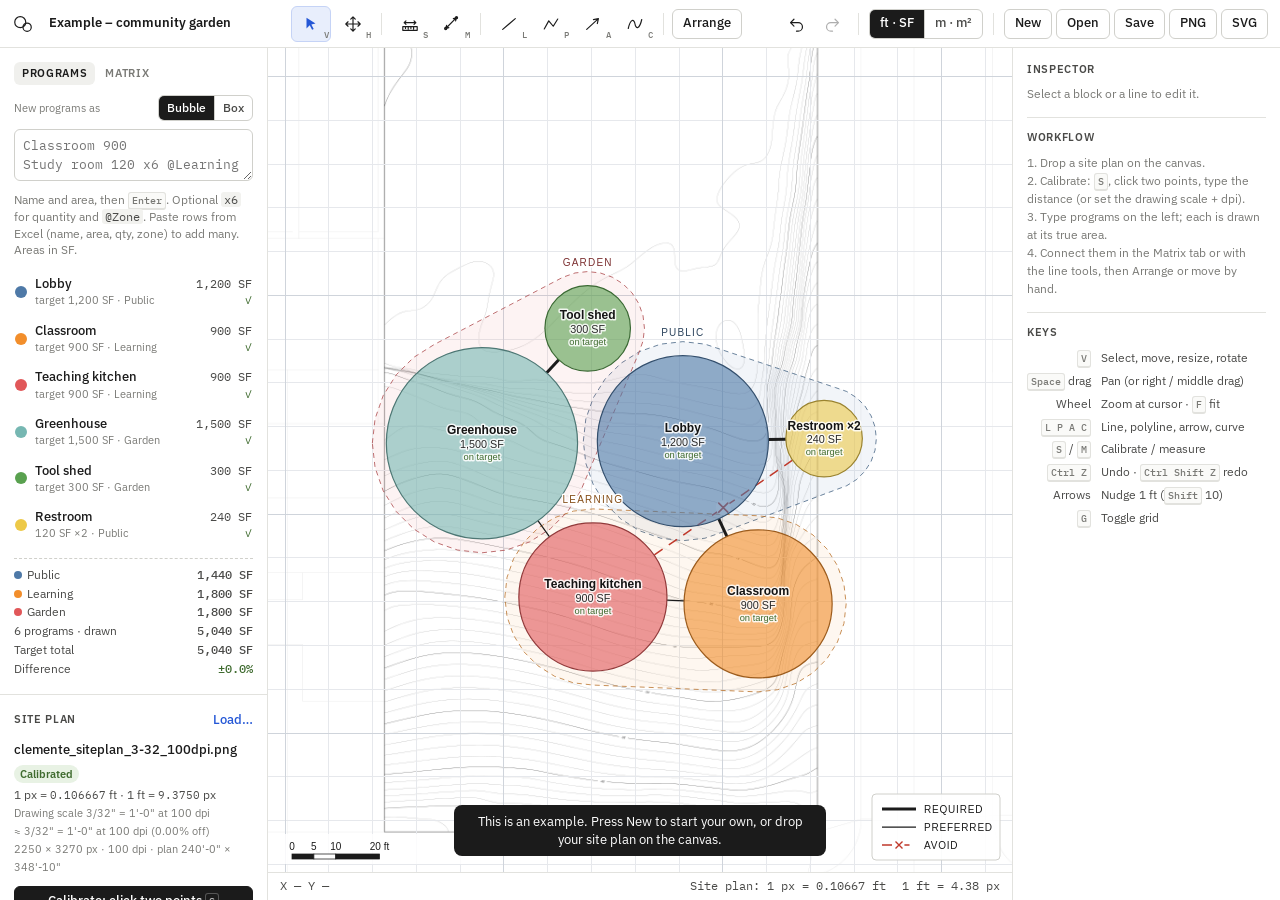
<file: index.html>
<!doctype html>
<html lang="en">
<head>
<meta charset="utf-8">
<meta name="viewport" content="width=device-width, initial-scale=1">
<title>Scaled Bubble Diagram</title>
<meta name="description" content="True-scale architectural bubble diagrams over a calibrated site plan.">
<link rel="preconnect" href="https://fonts.googleapis.com">
<link rel="preconnect" href="https://fonts.gstatic.com" crossorigin>
<link href="https://fonts.googleapis.com/css2?family=IBM+Plex+Mono:wght@400;500&family=IBM+Plex+Sans:wght@400;500;600&display=swap" rel="stylesheet">
<link rel="stylesheet" href="style.css">
</head>
<body>
<header class="topbar">
  <div class="brand">
    <svg class="mark" viewBox="0 0 24 24" aria-hidden="true"><circle cx="9" cy="10" r="6"/><circle cx="16.5" cy="15.5" r="4.5"/></svg>
    <input id="projName" class="proj-name" value="Untitled diagram" aria-label="Project name" spellcheck="false">
  </div>

  <div class="tools" role="toolbar" aria-label="Tools">
    <button class="tool" data-tool="select" title="Select / move / resize (V)" aria-label="Select">
      <svg viewBox="0 0 20 20"><path d="M5 3l10 6.5-4.6 1 2.6 5-1.8.9-2.6-5L5 15z"/></svg><kbd>V</kbd></button>
    <button class="tool" data-tool="pan" title="Pan (H, or hold Space, or right-drag)" aria-label="Pan">
      <svg viewBox="0 0 20 20"><path d="M10 2v16M2 10h16M10 2l-2.5 2.5M10 2l2.5 2.5M10 18l-2.5-2.5M10 18l2.5-2.5M2 10l2.5-2.5M2 10l2.5 2.5M18 10l-2.5-2.5M18 10l-2.5 2.5"/></svg><kbd>H</kbd></button>
    <span class="tsep"></span>
    <button class="tool" data-tool="scale" title="Calibrate scale: click two points, type the real distance (S)" aria-label="Calibrate scale">
      <svg viewBox="0 0 20 20"><path d="M2 13h16v4H2zM5 13v2M8 13v2.6M11 13v2M14 13v2.6M3.5 8.5h13M3.5 8.5l2-2M3.5 8.5l2 2M16.5 8.5l-2-2M16.5 8.5l-2 2"/></svg><kbd>S</kbd></button>
    <button class="tool" data-tool="measure" title="Measure distance (M)" aria-label="Measure">
      <svg viewBox="0 0 20 20"><path d="M3 15L15 3M3 15l1-3.5M3 15l3.5-1M15 3l-3.5 1M15 3l-1 3.5"/><circle cx="3" cy="15" r="1.2"/><circle cx="15" cy="3" r="1.2"/></svg><kbd>M</kbd></button>
    <span class="tsep"></span>
    <button class="tool" data-tool="line" title="Line (L)" aria-label="Line">
      <svg viewBox="0 0 20 20"><path d="M3 16L17 4"/></svg><kbd>L</kbd></button>
    <button class="tool" data-tool="polyline" title="Polyline: click points, double-click or Enter to finish (P)" aria-label="Polyline">
      <svg viewBox="0 0 20 20"><path d="M2.5 15.5l5-9 5 6 5-8"/></svg><kbd>P</kbd></button>
    <button class="tool" data-tool="arrow" title="Arrow: drag from one bubble to another to connect (A)" aria-label="Arrow">
      <svg viewBox="0 0 20 20"><path d="M3 16L16 4M16 4l-5.5 1.2M16 4l-1.2 5.5"/></svg><kbd>A</kbd></button>
    <button class="tool" data-tool="curve" title="Curve (spline): click points, double-click or Enter to finish (C)" aria-label="Curve">
      <svg viewBox="0 0 20 20"><path d="M2.5 15C5 4 9 4 10 10s5 6 7.5-5"/></svg><kbd>C</kbd></button>
    <span class="tsep"></span>
    <button class="btn" id="btnArrange" title="Arrange: pull related programs together, push 'avoid' pairs apart, at true size. Pinned blocks stay put.">Arrange</button>
  </div>

  <div class="actions">
    <button class="icon-btn" id="btnUndo" title="Undo (Ctrl+Z)" aria-label="Undo"><svg viewBox="0 0 20 20"><path d="M7 5L3 9l4 4M3 9h9a5 5 0 010 10h-2"/></svg></button>
    <button class="icon-btn" id="btnRedo" title="Redo (Ctrl+Shift+Z)" aria-label="Redo"><svg viewBox="0 0 20 20"><path d="M13 5l4 4-4 4M17 9H8a5 5 0 000 10h2"/></svg></button>
    <span class="tsep"></span>
    <div class="seg units" role="group" aria-label="Units">
      <button data-units="ft" class="on">ft · SF</button>
      <button data-units="m">m · m²</button>
    </div>
    <span class="tsep"></span>
    <button class="btn" id="btnNew" title="New project">New</button>
    <button class="btn" id="btnOpen" title="Open project .json (Ctrl+O)">Open</button>
    <button class="btn" id="btnSave" title="Save project .json with the site plan embedded (Ctrl+S)">Save</button>
    <button class="btn" id="btnPng" title="Export PNG">PNG</button>
    <button class="btn" id="btnSvg" title="Export SVG (vector, opens in Illustrator)">SVG</button>
  </div>
</header>

<div class="workspace">
  <aside class="panel left" aria-label="Programs and site">
    <section class="psec">
      <div class="psec-h">
        <div class="tabs" role="tablist">
          <button role="tab" data-ltab="prog" class="on">Programs</button>
          <button role="tab" data-ltab="matrix">Matrix</button>
        </div>
      </div>
      <div id="tabProg">
        <div class="row newshape"><span class="legend-note">New programs as</span>
          <div class="seg sm" role="group" aria-label="New block shape">
            <button data-newshape="ellipse" class="on" title="New programs as bubbles">Bubble</button>
            <button data-newshape="rect" title="New programs as boxes">Box</button></div></div>
        <textarea id="progInput" rows="2" spellcheck="false" placeholder="Classroom 900&#10;Study room 120 x6 @Learning"></textarea>
        <p class="hint">Name and area, then <kbd>Enter</kbd>. Optional <code>x6</code> for quantity and <code>@Zone</code>. Paste rows from Excel (name, area, qty, zone) to add many. <span id="unitHint">Areas in SF.</span></p>
        <div id="progList" class="prog-list"></div>
        <div id="progTotals" class="totals"></div>
      </div>
      <div id="tabMatrix" hidden>
        <div class="rel-pick" id="relPick" role="group" aria-label="Relationship to apply"></div>
        <div id="matrix" class="matrix"></div>
        <p class="hint">Click a cell to connect two programs with the chosen relationship, click again to clear. Connections follow the blocks.</p>
      </div>
    </section>

    <section class="psec">
      <div class="psec-h"><h2>Site plan</h2>
        <button class="link" id="btnLoadBd">Load…</button></div>
      <div id="bdEmpty" class="bd-empty">
        <p>Drop a PNG, JPG or PDF on the canvas, or <button class="link" id="btnLoadBd2">pick a file</button>.</p>
        <button class="link" id="btnSample">Load sample (Clemente site, 3/32")</button>
      </div>
      <div id="bdBox" hidden>
        <div class="bd-name" id="bdName"></div>
        <div id="bdStatus" class="bd-status"></div>
        <button class="btn wide primary" id="btnCalib">Calibrate: click two points <kbd>S</kbd></button>
        <div class="fld">
          <span>Or set the drawing scale</span>
          <div class="row">
            <select id="bdPreset" aria-label="Drawing scale"></select>
            <label class="dpi"><input id="bdDpi" type="number" min="1" step="any" aria-label="Image DPI"><span>dpi</span></label>
            <button class="btn" id="btnApplyPreset">Set</button>
          </div>
        </div>
        <label class="fld"><span>Opacity <output id="bdOpOut"></output></span>
          <input id="bdOpacity" type="range" min="0.05" max="1" step="0.05"></label>
        <div class="row chks">
          <label class="chk"><input type="checkbox" id="bdVisible"> Visible</label>
          <label class="chk"><input type="checkbox" id="bdLocked"> Locked</label>
          <button class="link danger" id="btnRemoveBd">Remove</button>
        </div>
      </div>
    </section>

    <section class="psec">
      <div class="psec-h"><h2>View</h2><button class="link" id="btnFit" title="Zoom to fit (F)">Fit <kbd>F</kbd></button></div>
      <div class="row chks">
        <label class="chk"><input type="checkbox" id="setGrid"> Grid</label>
        <label class="dpi"><input id="setGridSize" type="number" min="0.1" step="any" aria-label="Grid size"><span id="gridUnit">ft</span></label>
        <label class="chk"><input type="checkbox" id="setSnap"> Snap</label>
      </div>
      <div class="fld"><span>Colour by</span>
        <div class="seg sm" role="group" aria-label="Colour by">
          <button data-colorby="program" class="on">Program</button>
          <button data-colorby="zone">Zone</button></div></div>
      <div class="row chks mt">
        <label class="chk"><input type="checkbox" id="setHulls"> Zone outlines</label>
        <label class="chk"><input type="checkbox" id="setLegend"> Legend</label>
      </div>
      <label class="fld"><span>Fill opacity <output id="fillOut"></output></span>
        <input id="setFill" type="range" min="0.1" max="1" step="0.05"></label>
      <label class="fld"><span>Label size <output id="labelOut"></output></span>
        <input id="setLabel" type="range" min="8" max="24" step="1"></label>
    </section>
  </aside>

  <main class="stage" id="stage">
    <svg id="svg" xmlns="http://www.w3.org/2000/svg" xmlns:xlink="http://www.w3.org/1999/xlink">
      <g id="gBack"><image id="bdImage" preserveAspectRatio="none" style="display:none"/></g>
      <g id="gGrid"></g>
      <g id="gObj"></g>
      <g id="gUi"></g>
    </svg>
    <div id="emptyState" class="empty-state">
      <p class="es-title">Start with a site plan</p>
      <p>Drop a PNG, JPG or PDF here, calibrate with <kbd>S</kbd>, then type programs on the left.</p>
    </div>
    <div id="dropHint" class="drop-hint" hidden>Drop site plan (PNG, JPG, PDF) or project .json</div>
    <form id="calibPop" class="popover" hidden>
      <label for="calibInput">Real distance between the two points</label>
      <div class="row">
        <input id="calibInput" type="text" autocomplete="off" placeholder="32'-0&quot; or 32">
        <select id="calibUnit" aria-label="Unit"><option value="ft">ft</option><option value="m">m</option></select>
      </div>
      <div class="pop-px" id="calibPx"></div>
      <div class="row end"><button type="button" class="btn" id="calibCancel">Cancel</button><button type="submit" class="btn primary">Set scale</button></div>
    </form>
    <div id="toast" class="toast" role="status" aria-live="polite"></div>
    <div class="statusbar">
      <span id="stCursor" class="mono">X — Y —</span>
      <span id="stSel"></span>
      <span class="grow"></span>
      <span id="stScale" class="mono"></span>
      <span id="stZoom" class="mono"></span>
    </div>
  </main>

  <aside class="panel right" id="inspector" aria-label="Inspector"></aside>
</div>

<input type="file" id="fileBd" accept="image/png,image/jpeg,image/webp,application/pdf,.pdf" hidden>
<input type="file" id="fileProj" accept=".json,application/json" hidden>
<script src="app.js"></script>
</body>
</html>
</file>
<file: style.css>
:root {
  --bg: #f4f4f2;
  --panel: #ffffff;
  --ink: #1b1b1b;
  --ink-2: #4a4a48;
  --muted: #7a7a76;
  --line: #e2e2de;
  --line-2: #d0d0cb;
  --hover: #f0f0ed;
  --accent: #2457d6;
  --accent-soft: #e8eefc;
  --danger: #b42318;
  --warn: #a24d00;
  --r: 6px;
  --font: "IBM Plex Sans", -apple-system, "Segoe UI", Helvetica, Arial, sans-serif;
  --mono: "IBM Plex Mono", ui-monospace, "Cascadia Mono", Consolas, monospace;
  color-scheme: light;
}
* { box-sizing: border-box; }
[hidden] { display: none !important; }
html, body { height: 100%; margin: 0; }
body {
  font: 13px/1.4 var(--font);
  color: var(--ink);
  background: var(--bg);
  display: flex;
  flex-direction: column;
  overflow: hidden;
  -webkit-font-smoothing: antialiased;
}
button, input, select, textarea { font: inherit; color: inherit; }
button { cursor: pointer; }
svg { display: block; }
kbd {
  font: 500 10px/1 var(--mono);
  color: var(--muted);
  border: 1px solid var(--line);
  border-bottom-width: 2px;
  border-radius: 3px;
  padding: 1px 3px;
  background: #fafaf8;
}
.mono { font-family: var(--mono); font-size: 11.5px; }
:focus-visible { outline: 2px solid var(--accent); outline-offset: 1px; }

/* ---------- top bar ---------- */
.topbar {
  height: 48px;
  flex: none;
  display: flex;
  align-items: center;
  gap: 16px;
  padding: 0 12px;
  background: var(--panel);
  border-bottom: 1px solid var(--line);
}
.brand { display: flex; align-items: center; gap: 8px; width: 240px; min-width: 0; }
.mark { width: 22px; height: 22px; fill: none; stroke: var(--ink); stroke-width: 1.3; flex: none; }
.proj-name {
  border: 1px solid transparent; background: none; border-radius: var(--r);
  padding: 4px 6px; font-weight: 600; min-width: 0; width: 100%;
}
.proj-name:hover { border-color: var(--line); }
.proj-name:focus { border-color: var(--accent); outline: none; background: #fff; }
.tools { display: flex; align-items: center; gap: 2px; flex: 1; justify-content: center; }
.tool {
  position: relative;
  width: 40px; height: 36px;
  display: grid; place-items: center;
  border: 1px solid transparent; border-radius: var(--r); background: none;
  transition: background .12s, border-color .12s, transform .08s;
}
.tool svg { width: 18px; height: 18px; fill: none; stroke: var(--ink); stroke-width: 1.3; stroke-linecap: round; stroke-linejoin: round; }
.tool[data-tool="select"] svg path { fill: var(--ink); stroke: none; }
.tool kbd { position: absolute; right: 1px; bottom: 1px; border: 0; background: none; padding: 0; font-size: 8.5px; }
.tool:hover { background: var(--hover); }
.tool:active { transform: translateY(1px); }
.tool.on { background: var(--accent-soft); border-color: #c5d3f6; }
.tool.on svg { stroke: var(--accent); }
.tool.on[data-tool="select"] svg path { fill: var(--accent); }
.tsep { width: 1px; height: 22px; background: var(--line); margin: 0 6px; }
.actions { display: flex; align-items: center; gap: 4px; }
.icon-btn {
  width: 32px; height: 32px; display: grid; place-items: center;
  border: 1px solid transparent; border-radius: var(--r); background: none;
}
.icon-btn svg { width: 17px; height: 17px; fill: none; stroke: var(--ink); stroke-width: 1.4; stroke-linecap: round; stroke-linejoin: round; }
.icon-btn:hover { background: var(--hover); }
.icon-btn:disabled { opacity: .35; cursor: default; background: none; }

.btn {
  height: 30px; padding: 0 10px;
  border: 1px solid var(--line-2); border-radius: var(--r);
  background: #fff; font-weight: 500; white-space: nowrap;
  transition: background .12s, border-color .12s, transform .08s;
}
.btn:hover { background: var(--hover); border-color: #bdbdb7; }
.btn:active { transform: translateY(1px); }
.btn.primary { background: var(--ink); color: #fff; border-color: var(--ink); }
.btn.primary:hover { background: #333; }
.btn.primary kbd { background: none; color: #bbb; border-color: #555; }
.btn.wide { width: 100%; }
.btn.danger { color: var(--danger); }
.btn.sm { height: 26px; padding: 0 8px; font-size: 12px; }
.link {
  border: 0; background: none; padding: 2px 0; color: var(--accent); font-weight: 500;
}
.link:hover { text-decoration: underline; }
.link.danger { color: var(--danger); }
.seg { display: inline-flex; border: 1px solid var(--line-2); border-radius: var(--r); overflow: hidden; background: #fff; }
.seg button { border: 0; background: none; padding: 0 10px; height: 28px; font-weight: 500; color: var(--ink-2); white-space: nowrap; }
.seg button + button { border-left: 1px solid var(--line-2); }
.seg button:hover { background: var(--hover); }
.seg button.on { background: var(--ink); color: #fff; }
.seg.sm button { height: 24px; padding: 0 8px; font-size: 12px; }

/* ---------- layout ---------- */
.workspace { flex: 1; display: grid; grid-template-columns: 268px 1fr 268px; min-height: 0; }
.panel { background: var(--panel); overflow-y: auto; min-height: 0; }
.panel.left { border-right: 1px solid var(--line); }
.panel.right { border-left: 1px solid var(--line); padding: 14px 14px 24px; }
.psec { padding: 14px 14px 16px; border-bottom: 1px solid var(--line); }
.psec-h { display: flex; align-items: center; justify-content: space-between; margin-bottom: 10px; gap: 8px; }
h2 { font-size: 11px; font-weight: 600; letter-spacing: .06em; text-transform: uppercase; margin: 0; color: var(--ink-2); }
.hint { color: var(--muted); font-size: 12px; margin: 6px 0 10px; }
textarea, input[type="text"], input[type="number"], select {
  width: 100%; border: 1px solid var(--line-2); border-radius: var(--r);
  background: #fff; padding: 6px 8px; min-height: 30px;
}
textarea { resize: vertical; font-family: var(--mono); font-size: 12.5px; line-height: 1.5; }
textarea:focus, input[type="text"]:focus, input[type="number"]:focus, select:focus { border-color: var(--accent); outline: none; box-shadow: 0 0 0 3px var(--accent-soft); }
input[type="number"] { font-family: var(--mono); font-size: 12px; }
input[type="range"] { width: 100%; accent-color: var(--ink); margin: 4px 0 0; }
input[type="checkbox"] { accent-color: var(--ink); margin: 0; }
.row { display: flex; align-items: center; gap: 6px; }
.row.end { justify-content: flex-end; }
.row.chks { gap: 12px; flex-wrap: wrap; }
.chk { display: inline-flex; align-items: center; gap: 6px; cursor: pointer; color: var(--ink-2); }
.fld { display: block; margin: 10px 0 0; }
.fld > span:first-child { display: flex; justify-content: space-between; font-size: 11.5px; color: var(--muted); margin-bottom: 4px; }
.fld output { font-family: var(--mono); color: var(--ink-2); }
.dpi { display: inline-flex; align-items: center; gap: 4px; }
.dpi input { width: 64px; }
.dpi span { color: var(--muted); font-size: 12px; }

/* program list */
.prog-list { display: flex; flex-direction: column; gap: 1px; margin: 0 -6px; }
.prog {
  display: grid; grid-template-columns: 12px 1fr auto; grid-template-rows: auto auto;
  column-gap: 8px; align-items: center; text-align: left;
  padding: 5px 6px; border: 1px solid transparent; border-radius: var(--r); background: none;
}
.prog:hover { background: var(--hover); }
.prog.on { background: var(--accent-soft); border-color: #c5d3f6; }
.prog .sw { width: 12px; height: 12px; border-radius: 50%; grid-row: 1 / 3; }
.prog .sw.rect { border-radius: 2px; }
.prog .nm { font-weight: 500; overflow: hidden; text-overflow: ellipsis; white-space: nowrap; }
.prog .ar { font-family: var(--mono); font-size: 11.5px; color: var(--ink-2); text-align: right; }
.prog .tg { grid-column: 2; font-size: 11px; color: var(--muted); }
.prog .df { grid-column: 3; font-family: var(--mono); font-size: 11px; text-align: right; color: var(--muted); }
.over { color: var(--warn) !important; }
.under { color: var(--accent) !important; }
.ok { color: #3f6b2f !important; }
.totals { margin-top: 10px; padding-top: 8px; border-top: 1px dashed var(--line-2); font-size: 12px; color: var(--ink-2); display: grid; grid-template-columns: 1fr auto; gap: 2px 8px; }
.totals:empty { display: none; }
.totals b { font-family: var(--mono); font-weight: 500; font-size: 11.5px; text-align: right; }

/* site plan */
.bd-empty p { margin: 0 0 6px; color: var(--ink-2); }
.bd-name { font-weight: 500; overflow: hidden; text-overflow: ellipsis; white-space: nowrap; margin-bottom: 6px; }
.bd-status { font-size: 12px; color: var(--ink-2); margin-bottom: 10px; line-height: 1.5; }
.bd-status .badge { display: inline-block; font-size: 11px; font-weight: 600; padding: 1px 6px; border-radius: 99px; margin-bottom: 3px; }
.badge.warn { background: #fdf0e1; color: var(--warn); }
.badge.good { background: #e8f2e4; color: #3f6b2f; }
.bd-status .mono { font-size: 11px; }
#bdPreset { flex: 1; min-width: 0; }

/* ---------- stage ---------- */
.stage { position: relative; overflow: hidden; background: #fbfbfa; min-width: 0; user-select: none; -webkit-user-select: none; }
#svg { position: absolute; inset: 0; width: 100%; height: calc(100% - 28px); cursor: default; touch-action: none; }
.stage.t-pan #svg, .stage.panning #svg { cursor: grab; }
.stage.dragging-pan #svg { cursor: grabbing; }
.stage.t-draw #svg, .stage.t-scale #svg, .stage.t-measure #svg { cursor: crosshair; }
#svg .obj { cursor: move; }
.stage.t-draw #svg .obj, .stage.t-scale #svg .obj, .stage.t-measure #svg .obj { cursor: crosshair; }
.stage.panning #svg .obj { cursor: grab; }
[data-handle^="r:"] { cursor: nwse-resize; }
[data-handle="r:0:-1"], [data-handle="r:0:1"] { cursor: ns-resize; }
[data-handle="r:-1:0"], [data-handle="r:1:0"] { cursor: ew-resize; }
[data-handle="r:1:-1"], [data-handle="r:-1:1"] { cursor: nesw-resize; }
[data-handle^="rot"] { cursor: grab; }
[data-handle^="v:"] { cursor: pointer; }

.statusbar {
  position: absolute; left: 0; right: 0; bottom: 0; height: 28px;
  display: flex; align-items: center; gap: 16px; padding: 0 12px;
  background: var(--panel); border-top: 1px solid var(--line); color: var(--ink-2); font-size: 12px;
}
.statusbar .grow { flex: 1; }
#stScale.warn { color: var(--warn); }
.empty-state {
  position: absolute; left: 50%; top: 42%; transform: translate(-50%, -50%);
  text-align: center; color: var(--ink-2); pointer-events: none; max-width: 360px;
  padding: 24px 28px; border: 1px dashed var(--line-2); border-radius: 10px; background: rgba(255,255,255,.7);
}
.empty-state p { margin: 4px 0; }
.es-title { font-weight: 600; color: var(--ink); font-size: 15px; }
.drop-hint {
  position: absolute; inset: 12px 12px 40px; border: 2px dashed var(--accent); border-radius: 10px;
  background: rgba(232,238,252,.75); display: grid; place-items: center;
  font-weight: 600; color: var(--accent); pointer-events: none; font-size: 15px;
}
.popover {
  position: absolute; z-index: 5; width: 260px; padding: 12px;
  background: #fff; border: 1px solid var(--line-2); border-radius: 8px;
  box-shadow: 0 8px 24px rgba(0,0,0,.12), 0 1px 3px rgba(0,0,0,.08);
}
.popover label { display: block; font-size: 12px; color: var(--ink-2); margin-bottom: 6px; font-weight: 500; }
.popover select { width: 64px; flex: none; }
.popover .row.end { margin-top: 10px; }
.pop-px { font: 11px var(--mono); color: var(--muted); margin-top: 6px; }
.toast {
  position: absolute; left: 50%; bottom: 44px; transform: translate(-50%, 8px);
  background: var(--ink); color: #fff; padding: 8px 14px; border-radius: 8px; font-size: 12.5px;
  opacity: 0; pointer-events: none; transition: opacity .18s, transform .18s; max-width: 70%; text-align: center;
}
.toast.show { opacity: 1; transform: translate(-50%, 0); }

/* ---------- inspector ---------- */
.insp-h { display: flex; align-items: center; gap: 8px; margin-bottom: 4px; }
.insp-h .sw { width: 14px; height: 14px; border-radius: 50%; }
.grid2 { display: grid; grid-template-columns: 1fr 1fr; gap: 8px; }
.grid3 { display: grid; grid-template-columns: 1fr 1fr 1fr; gap: 8px; }
.swatches { display: flex; flex-wrap: wrap; gap: 5px; align-items: center; }
.swatches button {
  width: 20px; height: 20px; border-radius: 50%; border: 1px solid rgba(0,0,0,.15); padding: 0;
  transition: transform .08s;
}
.swatches button:hover { transform: scale(1.12); }
.swatches button.on { box-shadow: 0 0 0 2px #fff, 0 0 0 3.5px var(--ink); }
.swatches input[type="color"] { width: 26px; height: 22px; border: 1px solid var(--line-2); border-radius: 4px; padding: 0 1px; background: #fff; cursor: pointer; }
.delta { margin-top: 8px; font: 12px var(--mono); padding: 6px 8px; border-radius: var(--r); background: #f6f6f3; color: var(--ink-2); }
.insp-sec { margin-top: 14px; padding-top: 12px; border-top: 1px solid var(--line); }
.insp-sec > .row { flex-wrap: wrap; }
.insp-note { color: var(--muted); font-size: 12px; margin: 8px 0 0; line-height: 1.5; }
.help dl { display: grid; grid-template-columns: auto 1fr; gap: 6px 10px; margin: 10px 0 0; font-size: 12px; color: var(--ink-2); }
.help dt { text-align: right; white-space: nowrap; }
.help dd { margin: 0; }
.mt { margin-top: 10px; }

/* ---------- tabs, matrix, relationships ---------- */
.tabs { display: flex; gap: 2px; }
.tabs button {
  border: 0; background: none; padding: 4px 8px; border-radius: var(--r);
  font-size: 11px; font-weight: 600; letter-spacing: .06em; text-transform: uppercase; color: var(--muted);
}
.tabs button:hover { background: var(--hover); color: var(--ink-2); }
.tabs button.on { color: var(--ink); background: var(--hover); }
code { font: 11.5px var(--mono); background: #f2f2ef; padding: 0 3px; border-radius: 3px; color: var(--ink-2); }
.prog .qz { grid-column: 2; font-size: 11px; color: var(--muted); overflow: hidden; text-overflow: ellipsis; white-space: nowrap; }
.rel-pick { display: flex; gap: 4px; flex-wrap: wrap; margin-bottom: 10px; }
.rel-pick button {
  display: inline-flex; align-items: center; gap: 6px; height: 26px; padding: 0 8px;
  border: 1px solid var(--line-2); border-radius: var(--r); background: #fff; font-size: 12px; font-weight: 500;
}
.rel-pick button:hover { background: var(--hover); }
.rel-pick button.on { border-color: var(--ink); box-shadow: inset 0 0 0 1px var(--ink); }
.rel-pick svg { width: 22px; height: 10px; }
.matrix { overflow: auto; max-height: 360px; margin: 0 -4px; }
.matrix table { border-collapse: collapse; font-size: 11.5px; }
.matrix th { font-weight: 500; color: var(--ink-2); text-align: right; padding: 0 6px 0 2px; white-space: nowrap; max-width: 110px; overflow: hidden; text-overflow: ellipsis; }
.matrix thead th { text-align: center; padding: 0 0 4px; font: 10px var(--mono); color: var(--muted); }
.matrix td { width: 20px; height: 20px; border: 1px solid var(--line); padding: 0; text-align: center; cursor: pointer; }
.matrix td:hover { background: var(--accent-soft); }
.matrix td.self { background: #f0f0ed; cursor: default; }
.matrix td svg { width: 12px; height: 12px; display: inline-block; vertical-align: middle; }
.matrix .dot { display: inline-block; width: 8px; height: 8px; border-radius: 50%; margin-right: 4px; vertical-align: middle; }
.legend-note { font-size: 11px; color: var(--muted); }

.newshape { justify-content: space-between; margin-bottom: 8px; }

/* ---------- narrow screens: canvas first, panels stacked below ---------- */
@media (max-width: 960px) {
  html, body { height: auto; }
  body { overflow-x: hidden; overflow-y: auto; }
  .topbar { height: auto; flex-wrap: wrap; gap: 6px 10px; padding: 8px 16px; }
  .brand { width: auto; flex: 1 1 160px; }
  .tools { order: 3; flex: 1 1 100%; justify-content: flex-start; flex-wrap: wrap; }
  .actions { order: 2; flex-wrap: wrap; justify-content: flex-end; }
  .actions .tsep { display: none; }
  .workspace { display: flex; flex-direction: column; }
  .stage { order: -1; flex: none; height: 64vh; min-height: 360px; }
  .panel { overflow: visible; border: 0 !important; border-top: 1px solid var(--line) !important; }
  .panel.right { padding: 16px; }
  .psec { padding-left: 16px; padding-right: 16px; }
  .popover { max-width: calc(100% - 16px); }
}
@media (max-width: 480px) {
  .tool { width: 36px; }
  .tool kbd { display: none; }
  .statusbar #stCursor, .statusbar #stZoom { display: none; }
}
</file>
